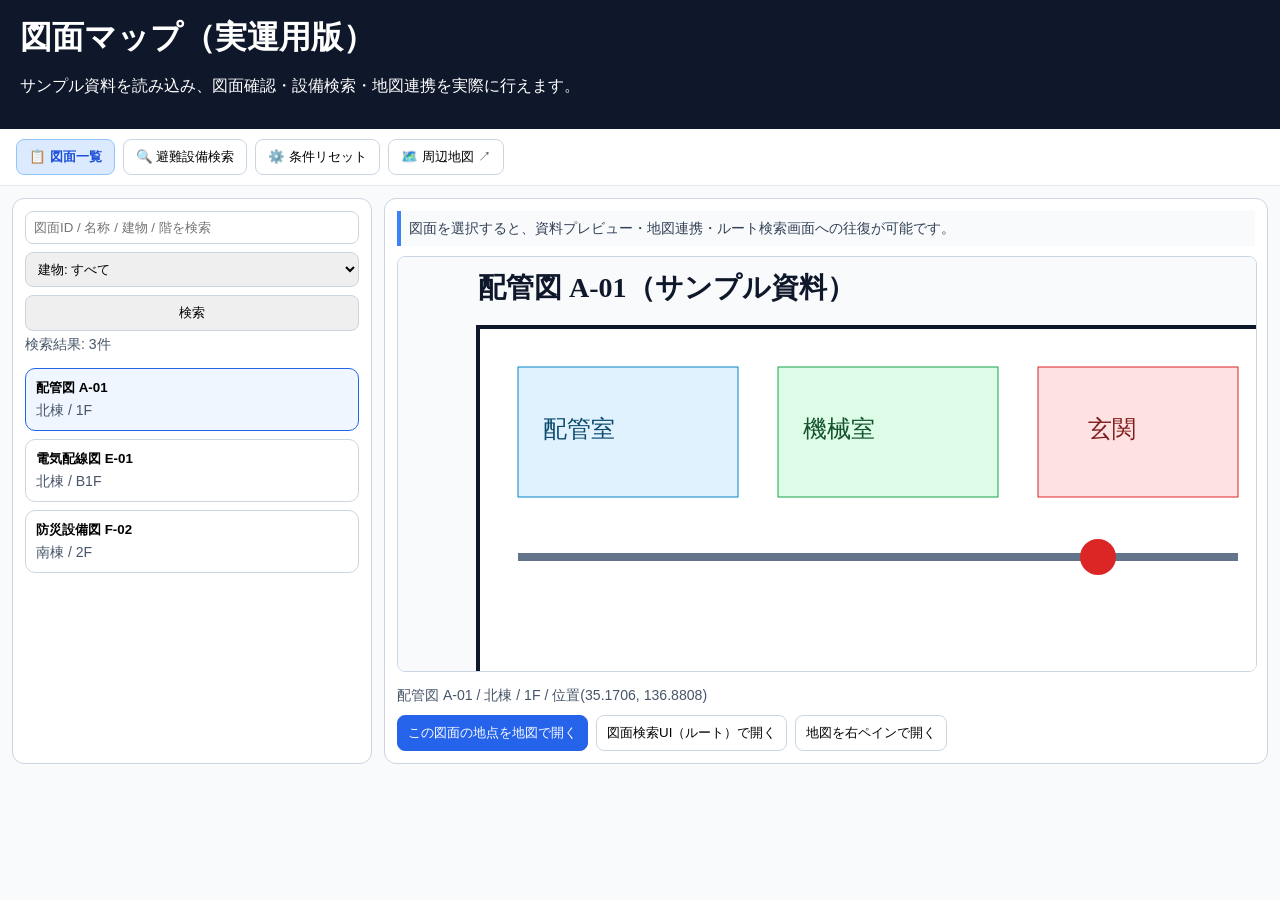
<file: nearby_map/blueprint_map/app/index.html>
<!doctype html>
<html lang="ja">
  <head>
    <meta charset="utf-8" />
    <meta name="viewport" content="width=device-width, initial-scale=1" />
    <title>図面マップUI（実運用版）</title>
    <style>
      body { margin: 0; font-family: -apple-system, BlinkMacSystemFont, "Segoe UI", sans-serif; background: #f8fafc; color: #0f172a; }
      header { padding: 16px 20px; background: #0f172a; color: #fff; }
      header h1 { margin: 0 0 6px; }
      nav { display: flex; gap: 8px; padding: 10px 16px; background: #fff; border-bottom: 1px solid #e2e8f0; flex-wrap: wrap; }
      .tab { border: 1px solid #cbd5e1; background: #fff; border-radius: 8px; padding: 8px 12px; cursor: pointer; }
      .tab.active { background: #dbeafe; border-color: #93c5fd; color: #1d4ed8; font-weight: 700; }
      .layout { display: grid; grid-template-columns: 360px 1fr; gap: 12px; padding: 12px; }
      .panel { background: #fff; border: 1px solid #cbd5e1; border-radius: 12px; padding: 12px; }
      .search { display: grid; gap: 8px; }
      .search input, .search select, .search button { border: 1px solid #cbd5e1; border-radius: 8px; padding: 8px; }
      .search button { cursor: pointer; }
      .blueprint-list { list-style: none; margin: 0; padding: 0; display: grid; gap: 8px; max-height: 68vh; overflow: auto; }
      .bp-item { border: 1px solid #cbd5e1; border-radius: 10px; padding: 10px; }
      .bp-item.active { border-color: #2563eb; background: #eff6ff; }
      .bp-item button { width: 100%; text-align: left; border: 0; background: transparent; padding: 0; cursor: pointer; }
      .bp-title { font-weight: 700; }
      .bp-meta { color: #475569; font-size: 0.88rem; margin-top: 4px; }
      .viewer { display: grid; gap: 10px; }
      #previewFrame { width: 100%; min-height: 46vh; border: 1px solid #cbd5e1; border-radius: 8px; background: #fff; }
      .actions { display: flex; gap: 8px; flex-wrap: wrap; }
      .actions button { border: 1px solid #cbd5e1; background: #fff; border-radius: 8px; padding: 8px 10px; cursor: pointer; }
      .actions .primary { background: #2563eb; color: #fff; border-color: #2563eb; }
      .hint { font-size: 0.9rem; color: #334155; background: #f8fafc; border-left: 4px solid #3b82f6; padding: 8px; }
      @media (max-width: 980px) { .layout { grid-template-columns: 1fr; } .blueprint-list { max-height: 34vh; } }
    </style>
  </head>
  <body>
    <header>
      <h1>図面マップ（実運用版）</h1>
      <p>サンプル資料を読み込み、図面確認・設備検索・地図連携を実際に行えます。</p>
    </header>

    <nav>
      <button class="tab active" type="button">📋 図面一覧</button>
      <button class="tab" type="button" onclick="focusKeyword('避難')">🔍 避難設備検索</button>
      <button class="tab" type="button" onclick="resetFilters()">⚙️ 条件リセット</button>
      <button class="tab" type="button" onclick="openNearbyMap()">🗺️ 周辺地図<span style="margin-left:4px;opacity:.7">↗</span></button>
    </nav>

    <main class="layout">
      <section class="panel">
        <div class="search">
          <input id="keyword" type="text" placeholder="図面ID / 名称 / 建物 / 階を検索" />
          <select id="building">
            <option value="all">建物: すべて</option>
            <option value="north">北棟</option>
            <option value="south">南棟</option>
          </select>
          <button id="searchBtn" class="primary">検索</button>
        </div>
        <p id="meta" class="bp-meta" aria-live="polite"></p>
        <ul id="list" class="blueprint-list"></ul>
      </section>

      <section class="panel viewer">
        <div class="hint">図面を選択すると、資料プレビュー・地図連携・ルート検索画面への往復が可能です。</div>
        <iframe id="previewFrame" title="図面プレビュー" loading="lazy"></iframe>
        <div id="detail" class="bp-meta"></div>
        <div class="actions">
          <button id="openMapBtn" class="primary">この図面の地点を地図で開く</button>
          <button id="openRootBtn">図面検索UI（ルート）で開く</button>
          <button id="openMapInPanelBtn">地図を右ペインで開く</button>
        </div>
      </section>
    </main>

    <script>
      const BLUEPRINTS = [
        { id: 'A-01', title: '配管図 A-01', building: 'north', floor: '1F', lat: 35.1706, lon: 136.8808, marker: 'A-01 配管図', file: '../assets/A-01.svg' },
        { id: 'E-01', title: '電気配線図 E-01', building: 'north', floor: 'B1F', lat: 35.1713, lon: 136.8821, marker: 'E-01 電気配線図', file: '../assets/E-01.svg' },
        { id: 'F-02', title: '防災設備図 F-02', building: 'south', floor: '2F', lat: 35.1689, lon: 136.8825, marker: 'F-02 防災設備図', file: '../assets/F-02.svg' },
      ];

      const els = {
        keyword: document.getElementById('keyword'),
        building: document.getElementById('building'),
        searchBtn: document.getElementById('searchBtn'),
        list: document.getElementById('list'),
        meta: document.getElementById('meta'),
        previewFrame: document.getElementById('previewFrame'),
        detail: document.getElementById('detail'),
        openMapBtn: document.getElementById('openMapBtn'),
        openRootBtn: document.getElementById('openRootBtn'),
        openMapInPanelBtn: document.getElementById('openMapInPanelBtn'),
      };

      const query = new URLSearchParams(location.search);
      const state = {
        keyword: query.get('keyword') || '',
        building: query.get('building') || 'all',
        selectedId: '',
      };

      function filtered() {
        return BLUEPRINTS.filter((bp) => {
          const kw = state.keyword.trim().toLowerCase();
          const target = `${bp.id} ${bp.title} ${bp.floor} ${bp.building}`.toLowerCase();
          const k = !kw || target.includes(kw);
          const b = state.building === 'all' || bp.building === state.building;
          return k && b;
        });
      }

      function selectBlueprint(bp) {
        state.selectedId = bp.id;
        els.previewFrame.src = bp.file;
        els.detail.textContent = `${bp.title} / ${bp.building === 'north' ? '北棟' : '南棟'} / ${bp.floor} / 位置(${bp.lat.toFixed(4)}, ${bp.lon.toFixed(4)})`;
        renderList();
      }

      function renderList() {
        const rows = filtered();
        els.list.innerHTML = '';
        els.meta.textContent = `検索結果: ${rows.length}件`;

        if (!rows.length) {
          const li = document.createElement('li');
          li.className = 'bp-item';
          li.textContent = '該当する図面がありません。';
          els.list.appendChild(li);
          els.previewFrame.src = '';
          els.detail.textContent = '';
          return;
        }

        rows.forEach((bp, idx) => {
          if (!state.selectedId && idx === 0) state.selectedId = bp.id;
          const li = document.createElement('li');
          li.className = `bp-item${state.selectedId === bp.id ? ' active' : ''}`;
          li.innerHTML = `<button type="button" data-id="${bp.id}"><div class="bp-title">${bp.title}</div><div class="bp-meta">${bp.building === 'north' ? '北棟' : '南棟'} / ${bp.floor}</div></button>`;
          els.list.appendChild(li);
        });

        const selected = rows.find((r) => r.id === state.selectedId) || rows[0];
        if (selected) {
          if (els.previewFrame.src !== new URL(selected.file, location.href).href) {
            els.previewFrame.src = selected.file;
          }
          els.detail.textContent = `${selected.title} / ${selected.building === 'north' ? '北棟' : '南棟'} / ${selected.floor} / 位置(${selected.lat.toFixed(4)}, ${selected.lon.toFixed(4)})`;
        }
      }

      function selectedBlueprint() {
        return BLUEPRINTS.find((b) => b.id === state.selectedId) || null;
      }

      function openNearbyMap() {
        const bp = selectedBlueprint() || BLUEPRINTS[0];
        const q = new URLSearchParams({ mode: 'offline', lat: String(bp.lat), lon: String(bp.lon), z: '16', marker: bp.marker, blueprintId: bp.id, building: bp.building, source: 'blueprint' });
        window.open(`../../app/index.html?${q.toString()}`, '_blank');
      }

      function openRootSearch() {
        const bp = selectedBlueprint();
        if (!bp) return;
        const q = new URLSearchParams({ keyword: bp.id, building: bp.building, mapMode: 'offline' });
        window.open(`../../../index.html?${q.toString()}`, '_blank');
      }

      function openMapInPanel() {
        const bp = selectedBlueprint();
        if (!bp) return;
        const q = new URLSearchParams({
          mode: 'offline',
          lat: String(bp.lat),
          lon: String(bp.lon),
          z: '16',
          marker: bp.marker,
          blueprintId: bp.id,
          building: bp.building,
          source: 'blueprint'
        });
        location.href = `../../app/index.html?${q.toString()}`;
      }

      function focusKeyword(word) {
        els.keyword.value = word;
        state.keyword = word;
        renderList();
      }

      function resetFilters() {
        state.keyword = '';
        state.building = 'all';
        state.selectedId = '';
        els.keyword.value = '';
        els.building.value = 'all';
        renderList();
      }

      els.searchBtn.addEventListener('click', () => {
        state.keyword = els.keyword.value;
        state.building = els.building.value;
        state.selectedId = '';
        renderList();
      });

      els.list.addEventListener('click', (e) => {
        const button = e.target.closest('button[data-id]');
        if (!button) return;
        const bp = BLUEPRINTS.find((x) => x.id === button.dataset.id);
        if (bp) selectBlueprint(bp);
      });

      els.openMapBtn.addEventListener('click', openNearbyMap);
      els.openRootBtn.addEventListener('click', openRootSearch);
      els.openMapInPanelBtn.addEventListener('click', openMapInPanel);

      window.focusKeyword = focusKeyword;
      window.resetFilters = resetFilters;
      window.openNearbyMap = openNearbyMap;

      els.keyword.value = state.keyword;
      if ([...els.building.options].some(o => o.value === state.building)) {
        els.building.value = state.building;
      }

      renderList();
    </script>
  </body>
</html>
</file>
